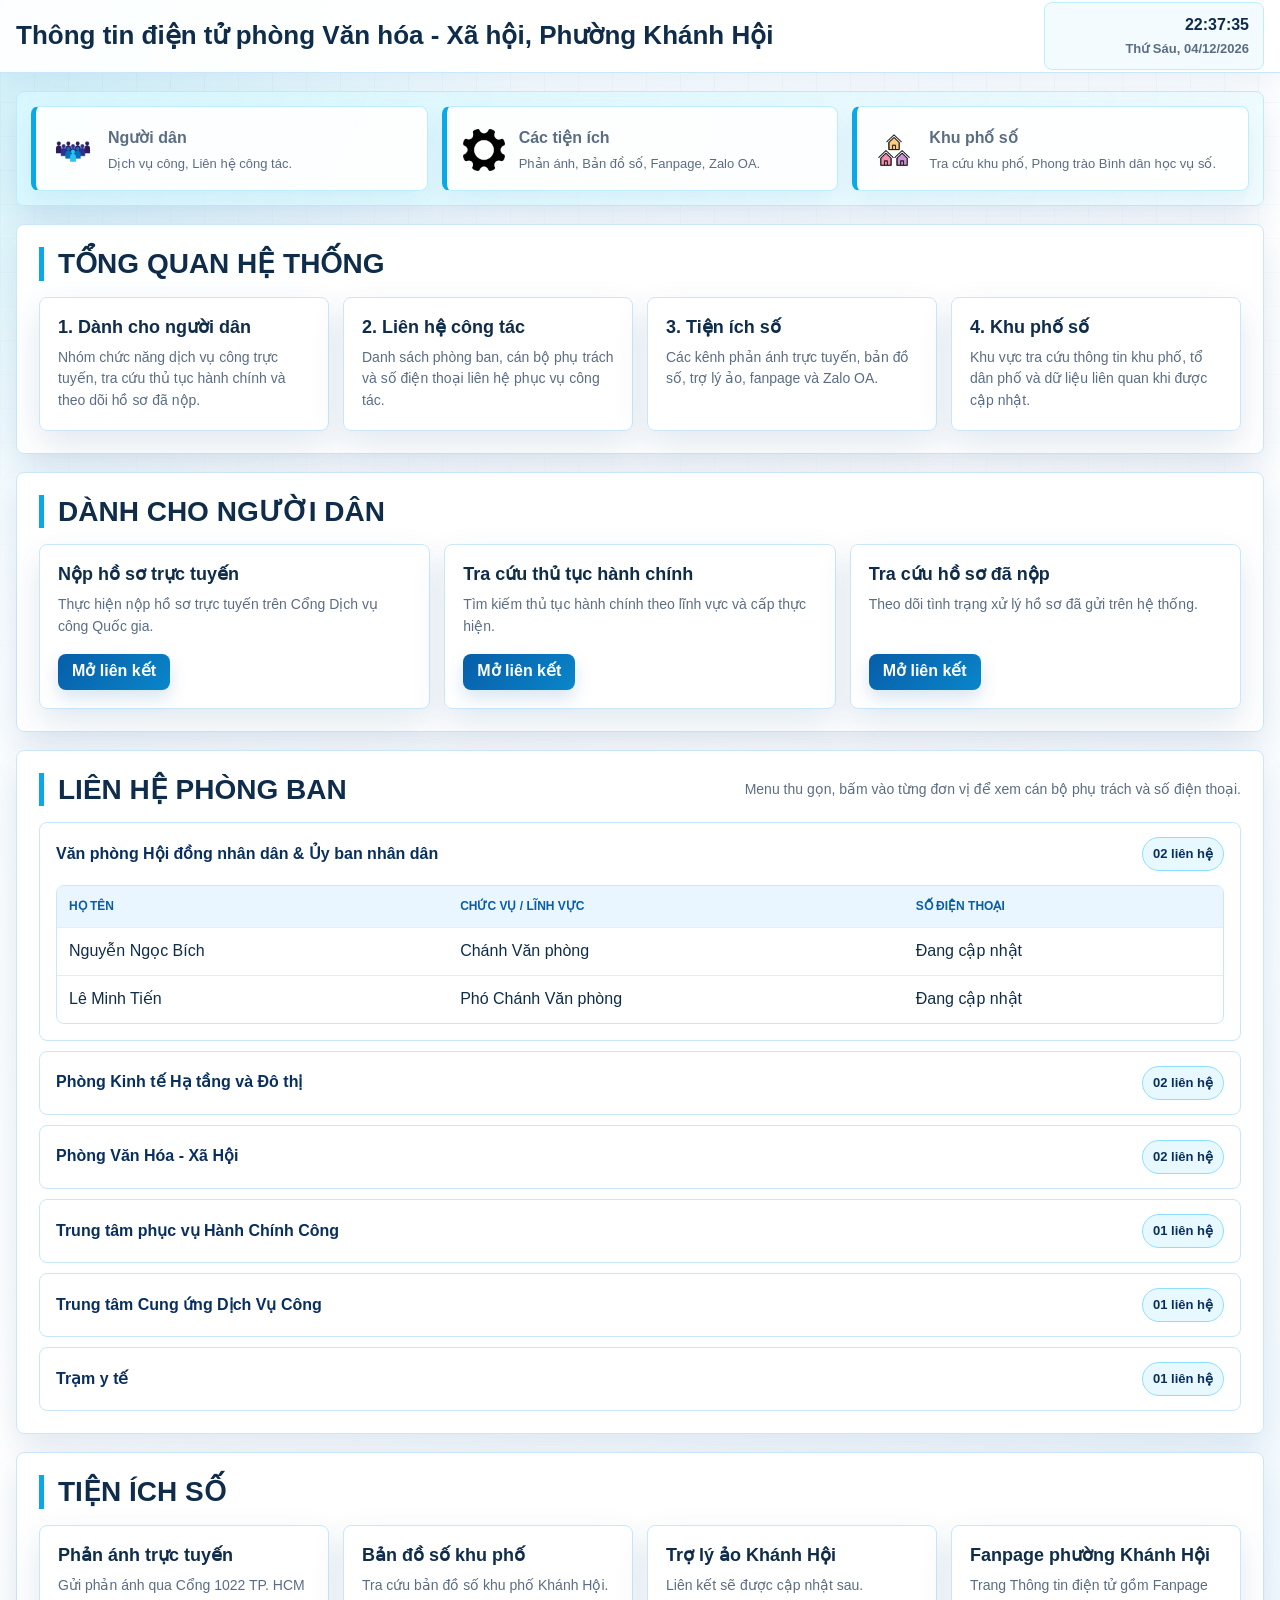
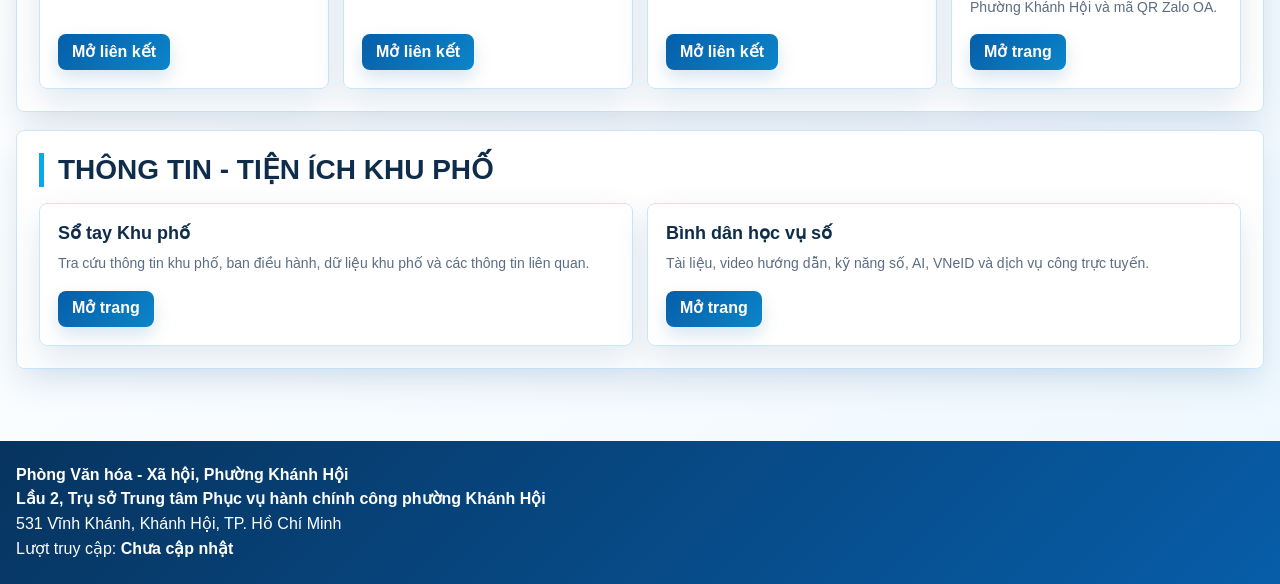
<file: index.html>
<!doctype html>
<html lang="vi">
<head>
  <meta charset="utf-8">
  <meta name="viewport" content="width=device-width, initial-scale=1">
  <title>Phòng Văn hóa - Xã hội phường Khánh Hội</title>
  <meta name="description" content="Phòng Văn hóa - Xã hội phường Khánh Hội">
  <style>
    :root {
      --blue: #075da8;
      --blue-2: #08a9e6;
      --cyan: #c9f5ff;
      --ink: #092f5f;
      --muted: #5b6d83;
      --line: #bdeeff;
      --panel: rgba(238, 252, 255, .88);
      --white: #ffffff;
      --soft: #f5fbff;
      --shadow: 0 14px 36px rgba(7, 93, 168, .12);
      --radius: 8px;
    }

    * { box-sizing: border-box; }
    html { scroll-behavior: smooth; }
    body {
      margin: 0;
      font-family: "Segoe UI", Tahoma, Geneva, Verdana, sans-serif;
      color: var(--ink);
      background:
        linear-gradient(135deg, rgba(213, 248, 255, .8), rgba(255, 255, 255, .96) 38%, rgba(231, 248, 255, .9)),
        #f7fcff;
      line-height: 1.55;
    }
    a { color: inherit; text-decoration: none; }
    button { font: inherit; }
    .wrap { width: min(1280px, calc(100% - 28px)); margin: 0 auto; }

    header {
      position: sticky;
      top: 0;
      z-index: 30;
      background: rgba(255, 255, 255, .94);
      border-bottom: 1px solid var(--line);
      backdrop-filter: blur(12px);
    }
    .topbar {
      min-height: 72px;
      display: flex;
      align-items: center;
      justify-content: space-between;
      gap: 20px;
    }
    .brand {
      display: flex;
      align-items: center;
      gap: 12px;
      min-width: 0;
    }
    .logo {
      width: 48px;
      height: 48px;
      flex: 0 0 auto;
      display: grid;
      place-items: center;
      border-radius: 50%;
      color: #fff;
      font-weight: 900;
      background: radial-gradient(circle at 34% 24%, #fff 0 15%, #ffd45c 16% 33%, #d71920 34% 60%, #075da8 61% 100%);
      box-shadow: inset 0 0 0 3px #fff, 0 8px 18px rgba(7, 93, 168, .2);
    }
    h1 {
      margin: 0;
      font-size: clamp(17px, 2.2vw, 26px);
      line-height: 1.2;
      letter-spacing: 0;
    }
    .clock {
      flex: 0 0 auto;
      display: grid;
      gap: 2px;
      min-width: 220px;
      padding: 10px 14px;
      border: 1px solid var(--line);
      border-radius: var(--radius);
      background: #f3fbff;
      text-align: right;
      font-weight: 800;
    }
    .clock span {
      color: var(--muted);
      font-size: 13px;
      font-weight: 700;
    }

    main { padding: 18px 0 48px; }
    .entry-panel {
      margin: 0 auto 18px;
      padding: 14px;
      border: 1px solid var(--line);
      border-radius: 22px;
      background: linear-gradient(110deg, rgba(217, 248, 255, .96), rgba(238, 252, 255, .84));
      box-shadow: var(--shadow);
    }
    .entry-grid {
      display: grid;
      grid-template-columns: repeat(3, minmax(0, 1fr));
      gap: 14px;
    }
    .entry-card {
      min-height: 78px;
      display: flex;
      align-items: center;
      gap: 14px;
      padding: 16px;
      border: 1px solid var(--line);
      border-left: 5px solid var(--blue-2);
      border-radius: 16px;
      background: rgba(255, 255, 255, .92);
      box-shadow: 0 10px 26px rgba(7, 93, 168, .08);
    }
    .entry-icon {
      width: 42px;
      height: 42px;
      display: grid;
      place-items: center;
      flex: 0 0 auto;
      border-radius: 0;
      color: var(--blue);
      background: transparent;
      font-weight: 900;
      font-family: "Segoe UI Emoji", "Apple Color Emoji", "Noto Color Emoji", "Segoe UI", sans-serif;
      font-size: 34px;
      line-height: 1;
      overflow: visible;
    }
    .emoji-logo {
      display: block;
      line-height: 1;
      transform: scale(1.25);
      transform-origin: center;
    }
    .entry-icon img {
      width: 100%;
      height: 100%;
      display: block;
      object-fit: cover;
    }
    .entry-card strong { display: block; font-size: 16px; }
    .entry-card span { display: block; margin-top: 3px; color: var(--muted); font-size: 13px; }

    section {
      margin-top: 18px;
      padding: 22px;
      border: 1px solid var(--line);
      border-radius: 20px;
      background: var(--panel);
      box-shadow: var(--shadow);
    }
    .section-head {
      display: flex;
      align-items: center;
      justify-content: space-between;
      gap: 18px;
      margin-bottom: 16px;
    }
    .section-head h2 {
      margin: 0;
      padding-left: 14px;
      border-left: 5px solid var(--blue-2);
      font-size: clamp(20px, 2.6vw, 28px);
      line-height: 1.2;
      text-transform: uppercase;
    }
    .section-head p {
      margin: 0;
      color: var(--muted);
      font-size: 14px;
      text-align: right;
    }

    .overview-grid,
    .service-grid,
    .utility-grid {
      display: grid;
      gap: 14px;
    }
    .overview-grid { grid-template-columns: repeat(4, minmax(0, 1fr)); }
    .service-grid { grid-template-columns: repeat(3, minmax(0, 1fr)); }
    .utility-grid { grid-template-columns: repeat(4, minmax(0, 1fr)); }

    .card {
      min-width: 0;
      min-height: 132px;
      display: flex;
      flex-direction: column;
      justify-content: space-between;
      padding: 18px;
      border: 1px solid var(--line);
      border-radius: var(--radius);
      background: var(--white);
    }
    .card h3 {
      margin: 0 0 8px;
      font-size: 18px;
      line-height: 1.28;
    }
    .card p {
      margin: 0;
      color: var(--muted);
      font-size: 14px;
    }
    .card .action {
      display: inline-flex;
      align-items: center;
      margin-top: 16px;
      color: var(--blue);
      font-weight: 900;
    }
    .static-card {
      justify-content: flex-start;
    }
    button.card {
      width: 100%;
      text-align: left;
      cursor: default;
    }
    .card:focus-within,
    .entry-card:focus {
      outline: 3px solid rgba(8, 169, 230, .22);
      outline-offset: 2px;
    }

    .department-list {
      display: grid;
      gap: 10px;
    }
    .dept-item {
      overflow: hidden;
      border: 1px solid var(--line);
      border-radius: 16px;
      background: rgba(255, 255, 255, .92);
    }
    .dept-toggle {
      width: 100%;
      min-height: 56px;
      display: flex;
      align-items: center;
      justify-content: space-between;
      gap: 16px;
      padding: 14px 16px;
      border: 0;
      background: transparent;
      color: var(--ink);
      cursor: pointer;
      text-align: left;
      font-weight: 900;
    }
    .count {
      flex: 0 0 auto;
      padding: 6px 10px;
      border: 1px solid #8edfff;
      border-radius: 999px;
      background: #e7f9ff;
      color: var(--ink);
      font-size: 13px;
      white-space: nowrap;
    }
    .dept-body {
      display: none;
      padding: 0 16px 16px;
    }
    .dept-item.active .dept-body { display: block; }
    table {
      width: 100%;
      border-collapse: collapse;
      overflow: hidden;
      border-radius: var(--radius);
      background: #fff;
    }
    th, td {
      padding: 11px 12px;
      border-bottom: 1px solid #d6eef8;
      text-align: left;
      vertical-align: top;
    }
    th {
      background: #edfaff;
      color: #415870;
      font-size: 12px;
      text-transform: uppercase;
    }
    tr:last-child td { border-bottom: 0; }

    .empty-note {
      min-height: 120px;
      display: grid;
      place-items: center;
      border: 1px dashed #94dff8;
      border-radius: var(--radius);
      background: rgba(255, 255, 255, .72);
      color: var(--muted);
      text-align: center;
      font-weight: 800;
    }

    footer {
      padding: 22px 0;
      color: #fff;
      background: #08345f;
    }
    footer .wrap {
    footer .wrap {
       display: flex;
       align-items: center;
       justify-content: space-between;
       gap: 16px;
       flex-wrap: wrap;
    }

    @media (max-width: 980px) {
      .topbar { align-items: flex-start; flex-direction: column; padding: 12px 0; }
      .clock { width: 100%; text-align: left; }
      .entry-grid,
      .overview-grid,
      .service-grid,
      .utility-grid {
        grid-template-columns: 1fr 1fr;
      }
      .section-head {
        align-items: flex-start;
        flex-direction: column;
      }
      .section-head p { text-align: left; }
    }
    @media (max-width: 640px) {
      .wrap { width: min(100% - 20px, 1280px); }
      .brand { align-items: flex-start; }
      .logo { width: 42px; height: 42px; }
      .entry-grid,
      .overview-grid,
      .service-grid,
      .utility-grid {
        grid-template-columns: 1fr;
      }
      section { padding: 16px; border-radius: 16px; }
      .dept-toggle { align-items: flex-start; flex-direction: column; }
      table { min-width: 560px; }
      .dept-body { overflow-x: auto; }
    }
  
    .placeholder { cursor: not-allowed; }
    .placeholder:hover { transform: none; }
    .dept-body { overflow-x: auto; }
.kp-grid{
  display:grid;
  grid-template-columns:repeat(auto-fit,minmax(280px,1fr));
  gap:14px;
}


/* ===== MOBILE FIX KHANH HOI ===== */
@media (max-width: 640px){
  .entry-grid,
  .overview-grid,
  .service-grid,
  .utility-grid,
  .kp-grid{
      grid-template-columns:1fr !important;
  }

  .entry-card,
  .card{
      min-height:auto !important;
      height:auto !important;
  }

  .entry-card strong,
  .card h3{
      font-size:32px !important;
      line-height:1.25 !important;
      word-break:normal !important;
      overflow-wrap:break-word !important;
  }

  .entry-card span,
  .card p{
      font-size:18px !important;
      line-height:1.6 !important;
  }

  .action{
      white-space:nowrap !important;
  }
}

</style>
  <link rel="stylesheet" href="theme.css">
  <script src="protect.js" defer></script>
</head>
<body>
  <header>
    <div class="wrap topbar">
      <div class="brand">
        <h1>Thông tin điện tử phòng Văn hóa - Xã hội, Phường Khánh Hội</h1>
      </div>
      <div class="clock" aria-live="polite">
        <strong id="clock-time">--:--:--</strong>
        <span id="clock-date">Đang cập nhật ngày</span>
      </div>
    </div>
  </header>

  <main class="wrap">
    <nav class="entry-panel" aria-label="Lối vào nhanh">
      <div class="entry-grid">
        <a class="entry-card" href="#citizen">
          <span class="entry-icon"><img src="cong-dong.png" alt=""></span>
          <span><strong>Người dân</strong><span>Dịch vụ công, Liên hệ công tác.</span></span>
        </a>
        <a class="entry-card" href="#utilities">
          <span class="entry-icon"><img src="cai-dat.png" alt=""></span>
          <span><strong>Các tiện ích</strong><span>Phản ánh, Bản đồ số, Fanpage, Zalo OA.</span></span>
        </a>
        <a class="entry-card" href="#neighborhood">
          <span class="entry-icon"><img src="khu-pho.png" alt=""></span>
          <span><strong>Khu phố số</strong><span>Tra cứu khu phố, Phong trào Bình dân học vụ số.</span></span>
        </a>
      </div>
    </nav>

    <section aria-labelledby="overview-title">
      <div class="section-head">
        <h2 id="overview-title">Tổng quan hệ thống</h2>
      </div>
      <div class="overview-grid">
        <article class="card static-card">
          <h3>1. Dành cho người dân</h3>
          <p>Nhóm chức năng dịch vụ công trực tuyến, tra cứu thủ tục hành chính và theo dõi hồ sơ đã nộp.</p>
        </article>
        <article class="card static-card">
          <h3>2. Liên hệ công tác</h3>
          <p>Danh sách phòng ban, cán bộ phụ trách và số điện thoại liên hệ phục vụ công tác.</p>
        </article>
        <article class="card static-card">
          <h3>3. Tiện ích số</h3>
          <p>Các kênh phản ánh trực tuyến, bản đồ số, trợ lý ảo, fanpage và Zalo OA.</p>
        </article>
        <article class="card static-card">
          <h3>4. Khu phố số</h3>
          <p>Khu vực tra cứu thông tin khu phố, tổ dân phố và dữ liệu liên quan khi được cập nhật.</p>
        </article>
      </div>
    </section>

    <section id="citizen" aria-labelledby="citizen-title">
      <div class="section-head">
        <h2 id="citizen-title">Dành cho người dân</h2>
      </div>
      <div class="service-grid">
        <a class="card" href="https://dichvucong.gov.vn/dvc-dich-vu-cong-truc-tuyen" target="_blank" rel="noreferrer">
          <span>
            <h3>Nộp hồ sơ trực tuyến</h3>
            <p>Thực hiện nộp hồ sơ trực tuyến trên Cổng Dịch vụ công Quốc gia.</p>
          </span>
          <span class="action">Mở liên kết</span>
        </a>
        <a class="card" href="https://dichvucong.gov.vn/tra-cuu-thu-tuc/danh-sach" target="_blank" rel="noreferrer">
          <span>
            <h3>Tra cứu thủ tục hành chính</h3>
            <p>Tìm kiếm thủ tục hành chính theo lĩnh vực và cấp thực hiện.</p>
          </span>
          <span class="action">Mở liên kết</span>
        </a>
        <a class="card" href="https://dichvucong.gov.vn/tra-cuu-ho-so" target="_blank" rel="noreferrer">
          <span>
            <h3>Tra cứu hồ sơ đã nộp</h3>
            <p>Theo dõi tình trạng xử lý hồ sơ đã gửi trên hệ thống.</p>
          </span>
          <span class="action">Mở liên kết</span>
        </a>
      </div>
    </section>

    <section id="contact" aria-labelledby="contact-title">
      <div class="section-head">
        <h2 id="contact-title">Liên hệ phòng ban</h2>
        <p>Menu thu gọn, bấm vào từng đơn vị để xem cán bộ phụ trách và số điện thoại.</p>
      </div>
      <div class="department-list" id="departmentList"></div>
    </section>

    <section id="utilities" aria-labelledby="utilities-title">
      <div class="section-head">
        <h2 id="utilities-title">Tiện ích số</h2>
      </div>
      <div class="utility-grid">
        <a class="card" href="https://1022.tphcm.gov.vn/vi/" target="_blank" rel="noreferrer">
          <span>
            <h3>Phản ánh trực tuyến</h3>
            <p>Gửi phản ánh qua Cổng 1022 TP. HCM</p>
          </span>
          <span class="action">Mở liên kết</span>
        </a>
        <a class="card" href="https://www.google.com/maps/d/edit?mid=16kmHcAwy5BQBlkqZf6RWl_fhW6IuCIA&usp=sharing" target="_blank" rel="noreferrer">
          <span>
            <h3>Bản đồ số khu phố</h3>
            <p>Tra cứu bản đồ số khu phố Khánh Hội.</p>
          </span>
          <span class="action">Mở liên kết</span>
        </a>
        <a class="card" href="#" target="_blank" rel="noreferrer">
          <span>
            <h3>Trợ lý ảo Khánh Hội</h3>
            <p>Liên kết sẽ được cập nhật sau.</p>
          </span>
          <span class="action">Mở liên kết</span>
        </a>
        <a class="card" href="social.html">
          <span>
            <h3>Fanpage phường Khánh Hội</h3>
            <p>Trang Thông tin điện tử gồm Fanpage Phường Khánh Hội và mã QR Zalo OA.</p>
          </span>
          <span class="action">Mở trang</span>
        </a>
      </div>
    </section>

    
<section id="neighborhood" aria-labelledby="neighborhood-title">
  <div class="section-head">
    <h2 id="neighborhood-title">Thông tin - Tiện ích Khu phố</h2>
    </div>

  <div class="kp-grid">

    <a class="card" href="sotay-khupho.html">
      <span>
        <h3>Sổ tay Khu phố</h3>
        <p>Tra cứu thông tin khu phố, ban điều hành, dữ liệu khu phố và các thông tin liên quan.</p>
      </span>
      <span class="action">Mở trang</span>
    </a>

    <a class="card" href="binhdanhocvuso.html">
      <span>
        <h3>Bình dân học vụ số</h3>
        <p>Tài liệu, video hướng dẫn, kỹ năng số, AI, VNeID và dịch vụ công trực tuyến.</p>
      </span>
      <span class="action">Mở trang</span>
    </a>

  </div>
</section>

  </main>

  <footer>
  <div class="wrap">
    <div>
      <strong>Phòng Văn hóa - Xã hội, Phường Khánh Hội</strong><br>
      <strong>Lầu 2, Trụ sở Trung tâm Phục vụ hành chính công phường Khánh Hội</strong><br>
      <span>531 Vĩnh Khánh, Khánh Hội, TP. Hồ Chí Minh</span>
    </div>
    <span>Lượt truy cập: <strong id="visitor-count">Đang tải...</strong></span>
</footer>

  <script>
    const departments = [
      {
        name: "Văn phòng Hội đồng nhân dân & Ủy ban nhân dân",
        people: [
          ["Nguyễn Ngọc Bích", "Chánh Văn phòng", "Đang cập nhật"],
          ["Lê Minh Tiến", "Phó Chánh Văn phòng", "Đang cập nhật"]
          
        ]
      },
      {
        name: "Phòng Kinh tế Hạ tầng và Đô thị",
        people: [
          ["Nguyễn Chí Hải", "Trưởng phòng", "Đang cập nhật"],
	  ["Lê Thị Gấm", "Phó trưởng phòng", "Đang cập nhật"]
	 
        ]
      },
      {
        name: "Phòng Văn Hóa - Xã Hội",
        people: [
	  ["Nguyễn Anh Tuấn", "Trưởng phòng", "Đang cập nhật"],
	  ["Tất Quốc Thắng", "Phó Trưởng phòng", "Đang cập nhật"]
       
        ]
      },
      {
        name: "Trung tâm phục vụ Hành Chính Công",
        people: [
	  ["Huỳnh Thị Thảo Vi", "Phó Giám đốc", "Đang cập nhật"]
        
        ]
      },
      {
        name: "Trung tâm Cung ứng Dịch Vụ Công",
        people: [
          ["Hồ Thị Nguyệt", "Giám đóc", "Đang cập nhật"]
        ]
      },
      {
        name: "Trạm y tế",
        people: [
          ["Võ Thị Ngọc Thúy", "Giám đốc", "Đang cập nhật"]
         
        ]
      }
    ];

    const departmentList = document.querySelector("#departmentList");

    departments.forEach((dept, index) => {
      const item = document.createElement("article");
      item.className = "dept-item";
      item.innerHTML = `
        <button class="dept-toggle" type="button" aria-expanded="false">
          <span>${dept.name}</span>
          <span class="count">${String(dept.people.length).padStart(2, "0")} liên hệ</span>
        </button>
        <div class="dept-body">
          <table>
            <thead>
              <tr><th>Họ tên</th><th>Chức vụ / lĩnh vực</th><th>Số điện thoại</th></tr>
            </thead>
            <tbody>
              ${dept.people.map(person => `<tr><td>${person[0]}</td><td>${person[1]}</td><td>${person[2]}</td></tr>`).join("")}
            </tbody>
          </table>
        </div>
      `;
      const button = item.querySelector("button");
      button.addEventListener("click", () => {
        const isActive = item.classList.toggle("active");
        button.setAttribute("aria-expanded", String(isActive));
      });
      if (index === 0) {
        item.classList.add("active");
        button.setAttribute("aria-expanded", "true");
      }
      departmentList.appendChild(item);
    });

    function updateClock() {
      const now = new Date();
      const time = now.toLocaleTimeString("vi-VN", {
        hour: "2-digit",
        minute: "2-digit",
        second: "2-digit"
      });
      const date = now.toLocaleDateString("vi-VN", {
        weekday: "long",
        day: "2-digit",
        month: "2-digit",
        year: "numeric"
      });
      document.querySelector("#clock-time").textContent = time;
      document.querySelector("#clock-date").textContent = date;
    }
    updateClock();
    setInterval(updateClock, 1000);
  </script>
<script>
const COUNTER_WEB_APP_URL = "https://script.google.com/macros/s/AKfycbzxeCcwFC2VFRXNSZkEJoitcl8OFn6drNkrTwHE4dKseIfxgit8wNaDJ4qUUIUFylaU/exec";

function visitorCounterCallback(data) {
  const visitorCount = document.getElementById("visitor-count");
  visitorCount.innerText = Number(data.displayCount || 0).toLocaleString("vi-VN");
  visitorCount.title = "Lượt thực: " + Number(data.rawCount || 0).toLocaleString("vi-VN")
    + " | Mốc khởi tạo: " + Number(data.base || 0).toLocaleString("vi-VN");
}

const counterScript = document.createElement("script");
counterScript.src = COUNTER_WEB_APP_URL + "?action=counter&callback=visitorCounterCallback&v=" + Date.now();
counterScript.onerror = function() {
  document.getElementById("visitor-count").innerText = "Chưa cập nhật";
};
document.body.appendChild(counterScript);
</script>
</body>
</html>
</file>
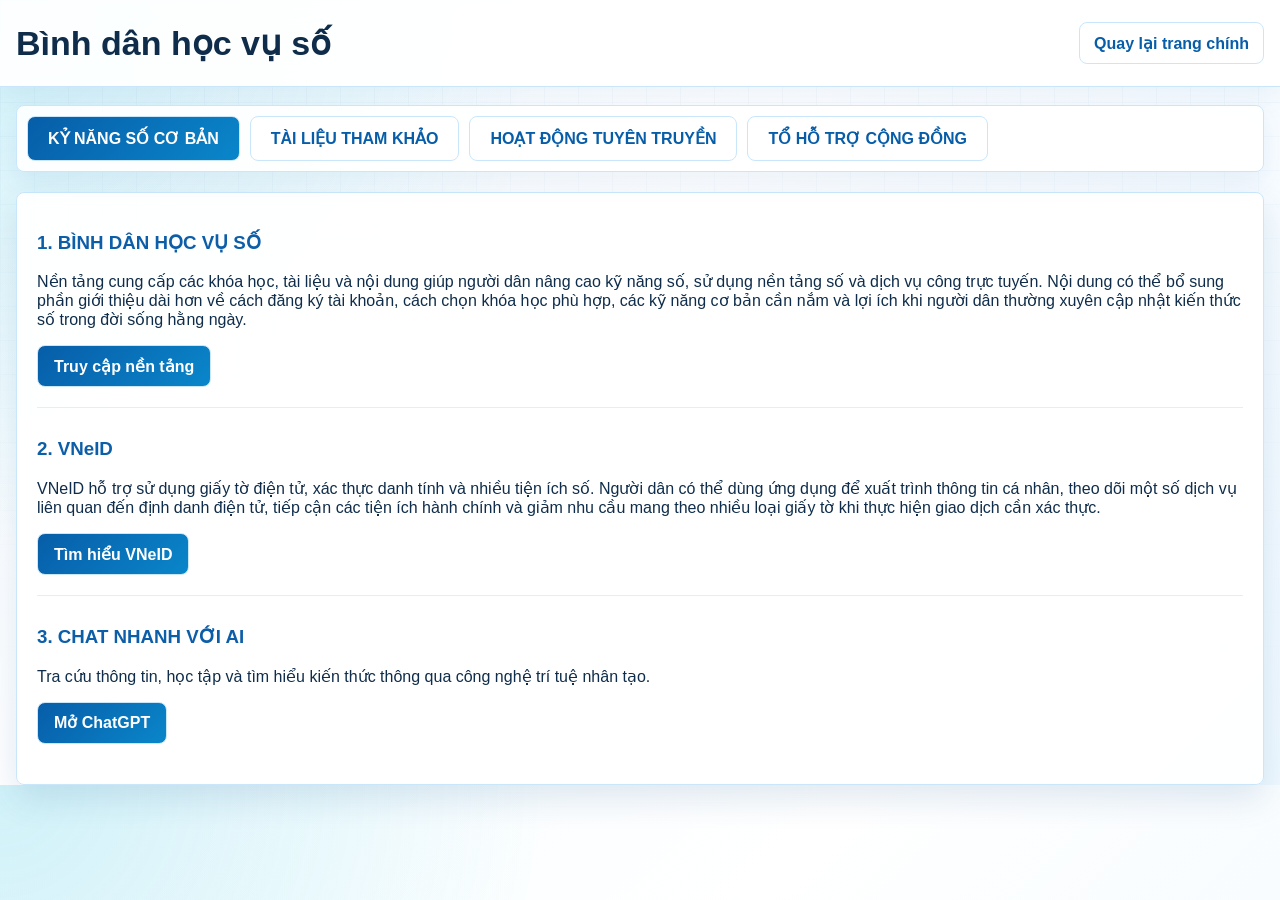
<file: binhdanhocvuso.html>
<!doctype html>
<html lang="vi">
<head>
  <meta charset="UTF-8">
  <meta name="viewport" content="width=device-width, initial-scale=1">
  <title>Bình dân học vụ số - Phường Khánh Hội</title>
  <style>
    * { box-sizing: border-box; }
    body { margin: 0; padding: 20px; font-family: "Segoe UI", Tahoma, Arial, sans-serif; background: #f4f9ff; color: #17324d; }
    .container { width: min(1400px, 100%); margin: auto; }
    .top-bar { display: flex; justify-content: flex-end; margin-bottom: 20px; }
    .home-btn, .btn { display: inline-block; padding: 10px 16px; border-radius: 8px; color: #fff; background: #0d5ea8; text-decoration: none; }
    .tabs { display: flex; flex-wrap: wrap; gap: 10px; margin-bottom: 20px; }
    .tab { padding: 12px 20px; border: 1px solid #cfe8ff; border-radius: 8px; color: #17324d; background: #fff; cursor: pointer; font: inherit; font-weight: 700; }
    .tab.active { color: #fff; background: #0d5ea8; }
    .panel { padding: 20px; border: 1px solid #cfe8ff; border-radius: 12px; background: #fff; }
    .panel[hidden] { display: none; }
    h2, h3 { color: #0d5ea8; }
    .section { margin-bottom: 30px; padding-bottom: 20px; border-bottom: 1px solid #e5eef8; }
    .section:last-child { margin-bottom: 0; border-bottom: 0; }
    .drive-frame { width: 100%; height: 780px; border: 0; border-radius: 10px; background: #f5f8fb; }
    select { width: min(250px, 100%); padding: 10px; border: 1px solid #cfe8ff; border-radius: 8px; }
    .note { padding: 30px; color: #666; text-align: center; }
 @media (max-width: 768px) {

  body{
    padding:10px;
  }

  .tabs{
    display:grid;
    grid-template-columns:1fr 1fr;
    gap:8px;
  }

  .tab{
    width:100%;
    min-height:56px;
    padding:10px;
    font-size:14px;
    line-height:1.3;
    text-align:center;
    display:flex;
    align-items:center;
    justify-content:center;
  }

  .panel{
    padding:14px;
  }

  .drive-frame{
    height:720px;
  }

}
  </style>
  <link rel="stylesheet" href="theme.css">
  <script src="protect.js" defer></script>
</head>
<body>
  <header class="page-header">
    <div class="page-header-inner">
      <h1>Bình dân học vụ số</h1>
      <a class="back" href="index.html">Quay lại trang chính</a>
    </div>
  </header>

  <main class="container">
    <nav class="tabs" aria-label="Nội dung Bình dân học vụ số">
      <button class="tab active" type="button" data-panel="guide">KỶ NĂNG SỐ CƠ BẢN</button>
      <button class="tab" type="button" data-panel="docs">TÀI LIỆU THAM KHẢO</button>
      <button class="tab" type="button" data-panel="video">HOẠT ĐỘNG TUYÊN TRUYỀN</button>
      <button class="tab" type="button" data-panel="support">TỔ HỖ TRỢ CỘNG ĐỒNG</button>
    </nav>

    <section id="guide" class="panel">
     
      <div class="section">
        <h3>1. BÌNH DÂN HỌC VỤ SỐ</h3>
        <p>Nền tảng cung cấp các khóa học, tài liệu và nội dung giúp người dân nâng cao kỹ năng số, sử dụng nền tảng số và dịch vụ công trực tuyến. Nội dung có thể bổ sung phần giới thiệu dài hơn về cách đăng ký tài khoản, cách chọn khóa học phù hợp, các kỹ năng cơ bản cần nắm và lợi ích khi người dân thường xuyên cập nhật kiến thức số trong đời sống hằng ngày.</p>
        <a class="btn" target="_blank" rel="noopener noreferrer" href="https://www.binhdanhocvuso.gov.vn/">Truy cập nền tảng</a>
      </div>
      <div class="section">
        <h3>2. VNeID</h3>
        <p>VNeID hỗ trợ sử dụng giấy tờ điện tử, xác thực danh tính và nhiều tiện ích số. Người dân có thể dùng ứng dụng để xuất trình thông tin cá nhân, theo dõi một số dịch vụ liên quan đến định danh điện tử, tiếp cận các tiện ích hành chính và giảm nhu cầu mang theo nhiều loại giấy tờ khi thực hiện giao dịch cần xác thực.</p>
        <a class="btn" target="_blank" rel="noopener noreferrer" href="https://vneid.gov.vn">Tìm hiểu VNeID</a>
      </div>
      <div class="section">
        <h3>3. CHAT NHANH VỚI AI</h3>
        <p>Tra cứu thông tin, học tập và tìm hiểu kiến thức thông qua công nghệ trí tuệ nhân tạo.</p>
        <a class="btn" target="_blank" rel="noopener noreferrer" href="https://chatgpt.com">Mở ChatGPT</a>
      </div>
    </section>

    <section id="docs" class="panel" hidden>
      <h2>TÀI LIỆU THAM KHẢO</h2>
      <iframe id="docsFrame" class="drive-frame" title="Tài liệu tham khảo"></iframe>
    </section>

    <section id="video" class="panel" hidden>
      <h2>HOẠT ĐỘNG TUYÊN TRUYỀN</h2>
      <iframe id="videoFrame" class="drive-frame" title="Video tuyên truyền" allow="autoplay; fullscreen"></iframe>
    </section>

    <section id="support" class="panel" hidden>
      <h2>TỔ HỖ TRỢ CỘNG ĐỒNG</h2>
      <p>Tra cứu thông tin Tổ Công nghệ số cộng đồng theo khu phố.</p>
      <select aria-label="Chọn khu phố">
        <option>Khu phố 1</option><option>Khu phố 2</option><option>Khu phố 3</option><option>Khu phố 4</option>
        <option>Khu phố 5</option><option>Khu phố 6</option><option>Khu phố 7</option><option>Khu phố 8</option>
        <option>Khu phố 9</option><option>Khu phố 10</option><option>Khu phố 11</option><option>Khu phố 12</option>
        <option>Khu phố 13</option><option>Khu phố 14</option><option>Khu phố 15</option><option>Khu phố 16</option>
      </select>
      <div class="note">Thông tin người phụ trách, số điện thoại và địa điểm hỗ trợ đang cập nhật.</div>
    </section>
  </main>

  <script>
    // Thay nội dung bên dưới bằng URL Web App sau khi triển khai Apps Script.
    const APPS_SCRIPT_URL = "https://script.google.com/macros/s/AKfycbzxeCcwFC2VFRXNSZkEJoitcl8OFn6drNkrTwHE4dKseIfxgit8wNaDJ4qUUIUFylaU/exec";

    const tabs = document.querySelectorAll(".tab");
    const panels = document.querySelectorAll(".panel");
    const docsFrame = document.querySelector("#docsFrame");
    const videoFrame = document.querySelector("#videoFrame");

    function ensureFrameLoaded(panelId) {
      if (panelId === "docs" && !docsFrame.dataset.loaded) {
        docsFrame.src = APPS_SCRIPT_URL + "?library=docs";
        docsFrame.dataset.loaded = "true";
      }

      if (panelId === "video" && !videoFrame.dataset.loaded) {
        videoFrame.src = APPS_SCRIPT_URL + "?library=video";
        videoFrame.dataset.loaded = "true";
      }
    }

    tabs.forEach(function(tab) {
      tab.addEventListener("click", function() {
        const panelId = tab.dataset.panel;

        panels.forEach(function(panel) {
          panel.hidden = panel.id !== panelId;
        });

        tabs.forEach(function(item) {
          item.classList.toggle("active", item === tab);
        });

        ensureFrameLoaded(panelId);
      });
    });

  </script>
</body>
</html>
</file>
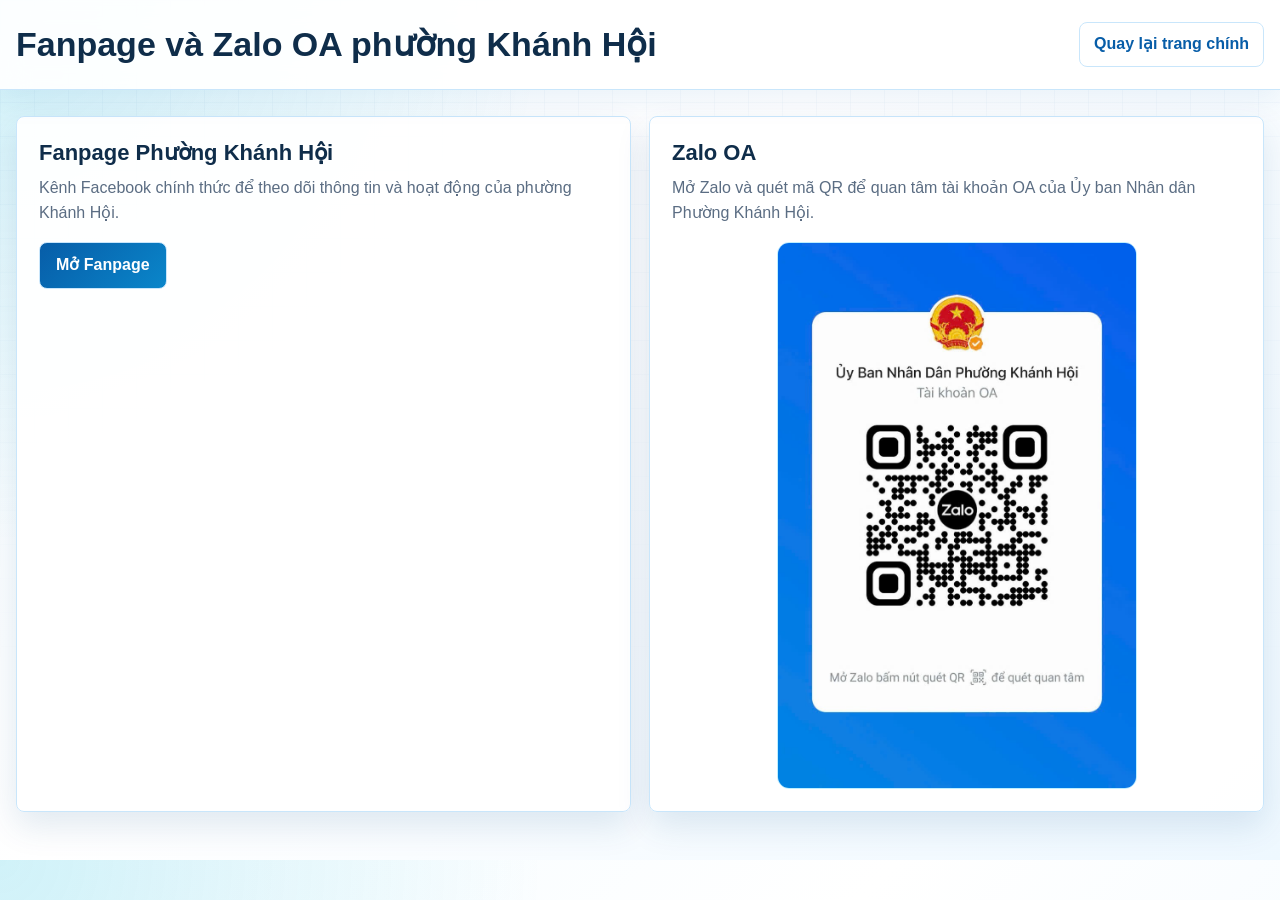
<file: social.html>
<!doctype html>
<html lang="vi">
<head>
  <meta charset="utf-8">
  <meta name="viewport" content="width=device-width, initial-scale=1">
  <title>Fanpage và Zalo OA phường Khánh Hội</title>
  <style>
    :root {
      --blue: #075da8;
      --line: #bdeeff;
      --ink: #092f5f;
      --muted: #5b6d83;
      --shadow: 0 14px 36px rgba(7, 93, 168, .12);
    }
    * { box-sizing: border-box; }
    body {
      margin: 0;
      font-family: "Segoe UI", Tahoma, Geneva, Verdana, sans-serif;
      color: var(--ink);
      background:
        linear-gradient(135deg, rgba(213, 248, 255, .8), rgba(255, 255, 255, .96) 38%, rgba(231, 248, 255, .9)),
        #f7fcff;
      line-height: 1.55;
    }
    a { color: inherit; text-decoration: none; }
    .wrap { width: min(980px, calc(100% - 28px)); margin: 0 auto; }
    header {
      padding: 22px 0;
      border-bottom: 1px solid var(--line);
      background: rgba(255, 255, 255, .9);
    }
    .top {
      display: flex;
      align-items: center;
      justify-content: space-between;
      gap: 18px;
      flex-wrap: wrap;
    }
    h1 {
      margin: 0;
      font-size: clamp(22px, 3vw, 34px);
      line-height: 1.2;
    }
    .back {
      display: inline-flex;
      align-items: center;
      justify-content: center;
      min-height: 42px;
      padding: 9px 14px;
      border: 1px solid var(--line);
      border-radius: 8px;
      background: #fff;
      color: var(--blue);
      font-weight: 900;
    }
    main { padding: 26px 0 48px; }
    .grid {
      display: grid;
      grid-template-columns: 1fr 1fr;
      gap: 18px;
    }
    .card {
      min-height: 220px;
      padding: 22px;
      border: 1px solid var(--line);
      border-radius: 14px;
      background: rgba(255, 255, 255, .94);
      box-shadow: var(--shadow);
    }
    .card h2 { margin: 0 0 10px; font-size: 22px; }
    .card p { margin: 0 0 16px; color: var(--muted); }
    .button {
      display: inline-flex;
      min-height: 44px;
      align-items: center;
      justify-content: center;
      padding: 10px 16px;
      border-radius: 8px;
      background: var(--blue);
      color: #fff;
      font-weight: 900;
    }
    .qr {
      width: min(100%, 360px);
      display: block;
      margin: 0 auto;
      border-radius: 12px;
      border: 1px solid var(--line);
    }
    @media (max-width: 760px) {
      .grid { grid-template-columns: 1fr; }
    }
  </style>
  <link rel="stylesheet" href="theme.css">
  <script src="protect.js" defer></script>
</head>
<body>
  <header>
    <div class="wrap top">
      <h1>Fanpage và Zalo OA phường Khánh Hội</h1>
      <a class="back" href="index.html">Quay lại trang chính</a>
    </div>
  </header>
  <main class="wrap">
    <div class="grid">
      <section class="card">
        <h2>Fanpage Phường Khánh Hội</h2>
        <p>Kênh Facebook chính thức để theo dõi thông tin và hoạt động của phường Khánh Hội.</p>
        <a class="button" href="https://www.facebook.com/profile.php?id=61577994116083" target="_blank" rel="noreferrer">Mở Fanpage</a>
      </section>
      <section class="card">
        <h2>Zalo OA</h2>
        <p>Mở Zalo và quét mã QR để quan tâm tài khoản OA của Ủy ban Nhân dân Phường Khánh Hội.</p>
        <img class="qr" src="zalo-oa-khanh-hoi.png" alt="Mã QR Zalo OA Ủy ban Nhân dân Phường Khánh Hội">
      </section>
    </div>
  </main>
</body>
</html>
</file>
<file: theme.css>
:root {
  --kh-blue: #075da8;
  --kh-blue-2: #0a86ca;
  --kh-cyan: #11bfd7;
  --kh-ink: #0f2d4a;
  --kh-muted: #627489;
  --kh-line: #c9e6fb;
  --kh-soft: #f3f9ff;
  --kh-panel: rgba(255, 255, 255, .94);
  --kh-shadow: 0 14px 34px rgba(11, 78, 130, .12);
  --kh-radius: 8px;
}

* {
  box-sizing: border-box;
}

html {
  min-width: 0;
  scroll-behavior: smooth;
}

body {
  margin: 0 !important;
  padding: 0 !important;
  min-width: 0;
  overflow-x: hidden;
  color: var(--kh-ink);
  background:
    radial-gradient(circle at top left, rgba(17, 191, 215, .16), transparent 34rem),
    linear-gradient(135deg, #f4fbff 0%, #ffffff 42%, #eef8ff 100%) !important;
}

body::before {
  content: "";
  position: fixed;
  inset: 0;
  z-index: -1;
  pointer-events: none;
  background-image:
    linear-gradient(rgba(7, 93, 168, .045) 1px, transparent 1px),
    linear-gradient(90deg, rgba(7, 93, 168, .045) 1px, transparent 1px);
  background-size: 34px 34px;
  mask-image: linear-gradient(to bottom, rgba(0,0,0,.7), transparent 78%);
}

a,
button {
  -webkit-tap-highlight-color: transparent;
}

button,
input,
select {
  font: inherit;
}

img,
iframe,
canvas {
  max-width: 100%;
}

.wrap,
.container,
.content {
  width: min(1280px, calc(100% - 32px));
  margin-left: auto;
  margin-right: auto;
}

header,
.toolbar {
  background: rgba(255, 255, 255, .92) !important;
  border-bottom: 1px solid var(--kh-line) !important;
  box-shadow: 0 10px 28px rgba(7, 93, 168, .08);
  backdrop-filter: blur(14px);
}

section,
.panel,
.card,
.box,
.item,
.folder-item,
.dept-item {
  border-color: var(--kh-line) !important;
}

section,
.panel,
.card,
.box {
  background: var(--kh-panel) !important;
  box-shadow: var(--kh-shadow);
}

.entry-panel,
section,
.panel {
  border-radius: var(--kh-radius) !important;
}

.entry-card,
.card,
.box,
.item,
.folder-item,
.dept-item,
.back,
.back-button,
.home-btn,
.btn,
.button,
.tab,
select,
input {
  border-radius: var(--kh-radius) !important;
}

.entry-card,
.card,
.item,
.folder-item {
  transition: transform .18s ease, box-shadow .18s ease, border-color .18s ease, background .18s ease;
}

.entry-card:hover,
.card:hover,
.item:hover,
.folder-item:hover {
  transform: translateY(-2px);
  border-color: rgba(7, 93, 168, .45) !important;
  box-shadow: 0 16px 32px rgba(7, 93, 168, .14);
}

.card {
  min-width: 0;
}

.card h3,
.card h4,
.box h3,
h1,
h2,
h3 {
  letter-spacing: 0;
}

h2 {
  line-height: 1.25;
}

.action,
.home-btn,
.btn,
.button,
.back-button,
.tab.active {
  background: linear-gradient(135deg, var(--kh-blue), var(--kh-blue-2)) !important;
  color: #fff !important;
}

.action {
  display: inline-flex !important;
  align-items: center;
  justify-content: center;
  align-self: flex-start;
  width: auto !important;
  max-width: 100%;
  min-height: 36px;
  margin-top: 16px;
  padding: 8px 14px;
  border-radius: var(--kh-radius);
  line-height: 1.15;
  white-space: normal;
  overflow-wrap: anywhere;
  text-align: center;
  box-shadow: 0 8px 18px rgba(7, 93, 168, .16);
}

.back,
.tab {
  background: #fff !important;
  color: var(--kh-blue) !important;
}

.home-btn,
.btn,
.button,
.back,
.back-button {
  display: inline-flex !important;
  align-items: center;
  justify-content: center;
  min-height: 42px;
  gap: 8px;
  border: 1px solid var(--kh-line) !important;
  font-weight: 800;
  text-decoration: none;
}

.top-bar {
  width: min(1280px, calc(100% - 32px));
  margin: 16px auto 18px !important;
}

.page-header {
  padding: 22px 0;
}

.page-header .top,
.page-header-inner {
  width: min(1280px, calc(100% - 32px));
  margin: 0 auto;
  display: flex;
  align-items: center;
  justify-content: space-between;
  gap: 18px;
  flex-wrap: wrap;
}

.page-header h1 {
  margin: 0;
  font-size: clamp(22px, 3vw, 34px);
  line-height: 1.2;
  color: var(--kh-ink);
}

.page-header .back {
  min-width: 162px;
  padding: 9px 14px;
  white-space: nowrap;
}

.page-header + .container,
.page-header + main.container {
  margin-top: 18px;
}

.tabs {
  position: sticky;
  top: 0;
  z-index: 10;
  padding: 10px;
  border: 1px solid var(--kh-line);
  border-radius: var(--kh-radius);
  background: rgba(255, 255, 255, .9);
  box-shadow: 0 10px 24px rgba(7, 93, 168, .08);
  backdrop-filter: blur(12px);
}

.tab {
  min-height: 44px;
  border: 1px solid var(--kh-line) !important;
}

table {
  width: 100%;
  border-collapse: separate !important;
  border-spacing: 0;
  overflow: hidden;
  border: 1px solid var(--kh-line);
  border-radius: var(--kh-radius);
  background: #fff;
}

th {
  background: #eaf6ff !important;
  color: var(--kh-blue);
  font-weight: 800;
}

th,
td {
  border-color: #e3eff8 !important;
  vertical-align: top;
}

.table-scroll,
.dept-body,
.panel,
.box,
.content {
  overflow-x: auto;
  -webkit-overflow-scrolling: touch;
}

.charts {
  align-items: stretch;
}

.box canvas {
  min-height: 260px;
}

.drive-frame,
.viewer {
  display: block;
  width: 100% !important;
  min-height: min(78vh, 820px);
  border: 1px solid var(--kh-line) !important;
  border-radius: var(--kh-radius) !important;
  background: #f7fbff;
}

footer {
  margin-top: 24px;
  background: linear-gradient(135deg, #07345f, #075da8) !important;
}

@media (max-width: 900px) {
  .wrap,
  .container,
  .content,
  .top-bar {
    width: min(100% - 22px, 1280px);
  }

  .section-head,
  .top,
  .topbar,
  .toolbar {
    align-items: flex-start !important;
  }

  .tabs {
    position: static;
    overflow-x: auto;
    flex-wrap: nowrap !important;
  }

  .tab {
    flex: 0 0 auto;
    white-space: nowrap;
  }
}

@media (max-width: 980px) {
  body {
    padding-left: 0 !important;
    padding-right: 0 !important;
  }

  main {
    padding-top: 12px !important;
  }

  section,
  .panel,
  .box,
  .card {
    padding: 14px !important;
  }

  .entry-card,
  .card {
    min-height: auto !important;
  }

  .tabs {
    gap: 8px !important;
    padding: 8px;
  }

  .tab {
    padding: 10px 12px !important;
    font-size: 13px;
  }

  .home-btn,
  .btn,
  .button,
  .back,
  .back-button {
    width: 100%;
    min-height: 44px;
  }

  .top-bar {
    justify-content: stretch !important;
  }

  table {
    min-width: 640px;
  }

  .charts,
  .grid,
  .cards,
  .folder-grid {
    grid-template-columns: 1fr !important;
  }

  .drive-frame,
  .viewer {
    min-height: 72vh;
  }

  .panel > table,
  .box > table {
    display: table;
  }
}
.kp-grid {
  display: grid !important;
  grid-template-columns: repeat(2, minmax(0, 1fr)) !important;
  gap: 14px !important;
}

.kp-grid .card {
  width: 100%;
}

@media (max-width: 640px) {
  .kp-grid {
    grid-template-columns: 1fr !important;
  }
}


/* ===== KHANH HOI MOBILE FIX ===== */
@media (max-width:980px){

  .entry-grid{
    grid-template-columns:1fr !important;
  }

  .overview-grid{
    grid-template-columns:1fr !important;
  }

  .service-grid{
    grid-template-columns:1fr !important;
  }

  .utility-grid{
    grid-template-columns:1fr !important;
  }

  .kp-grid{
    grid-template-columns:1fr !important;
  }

  .entry-card{
    align-items:center !important;
    min-height:88px !important;
  }

  .entry-card strong{
    display:block;
    font-size:18px !important;
    line-height:1.4 !important;
  }

  .entry-card span{
    word-break:normal !important;
  }

  .card h3{
    line-height:1.4 !important;
  }

  .action{
    white-space:nowrap !important;
    overflow:visible !important;
  }

}
</file>
